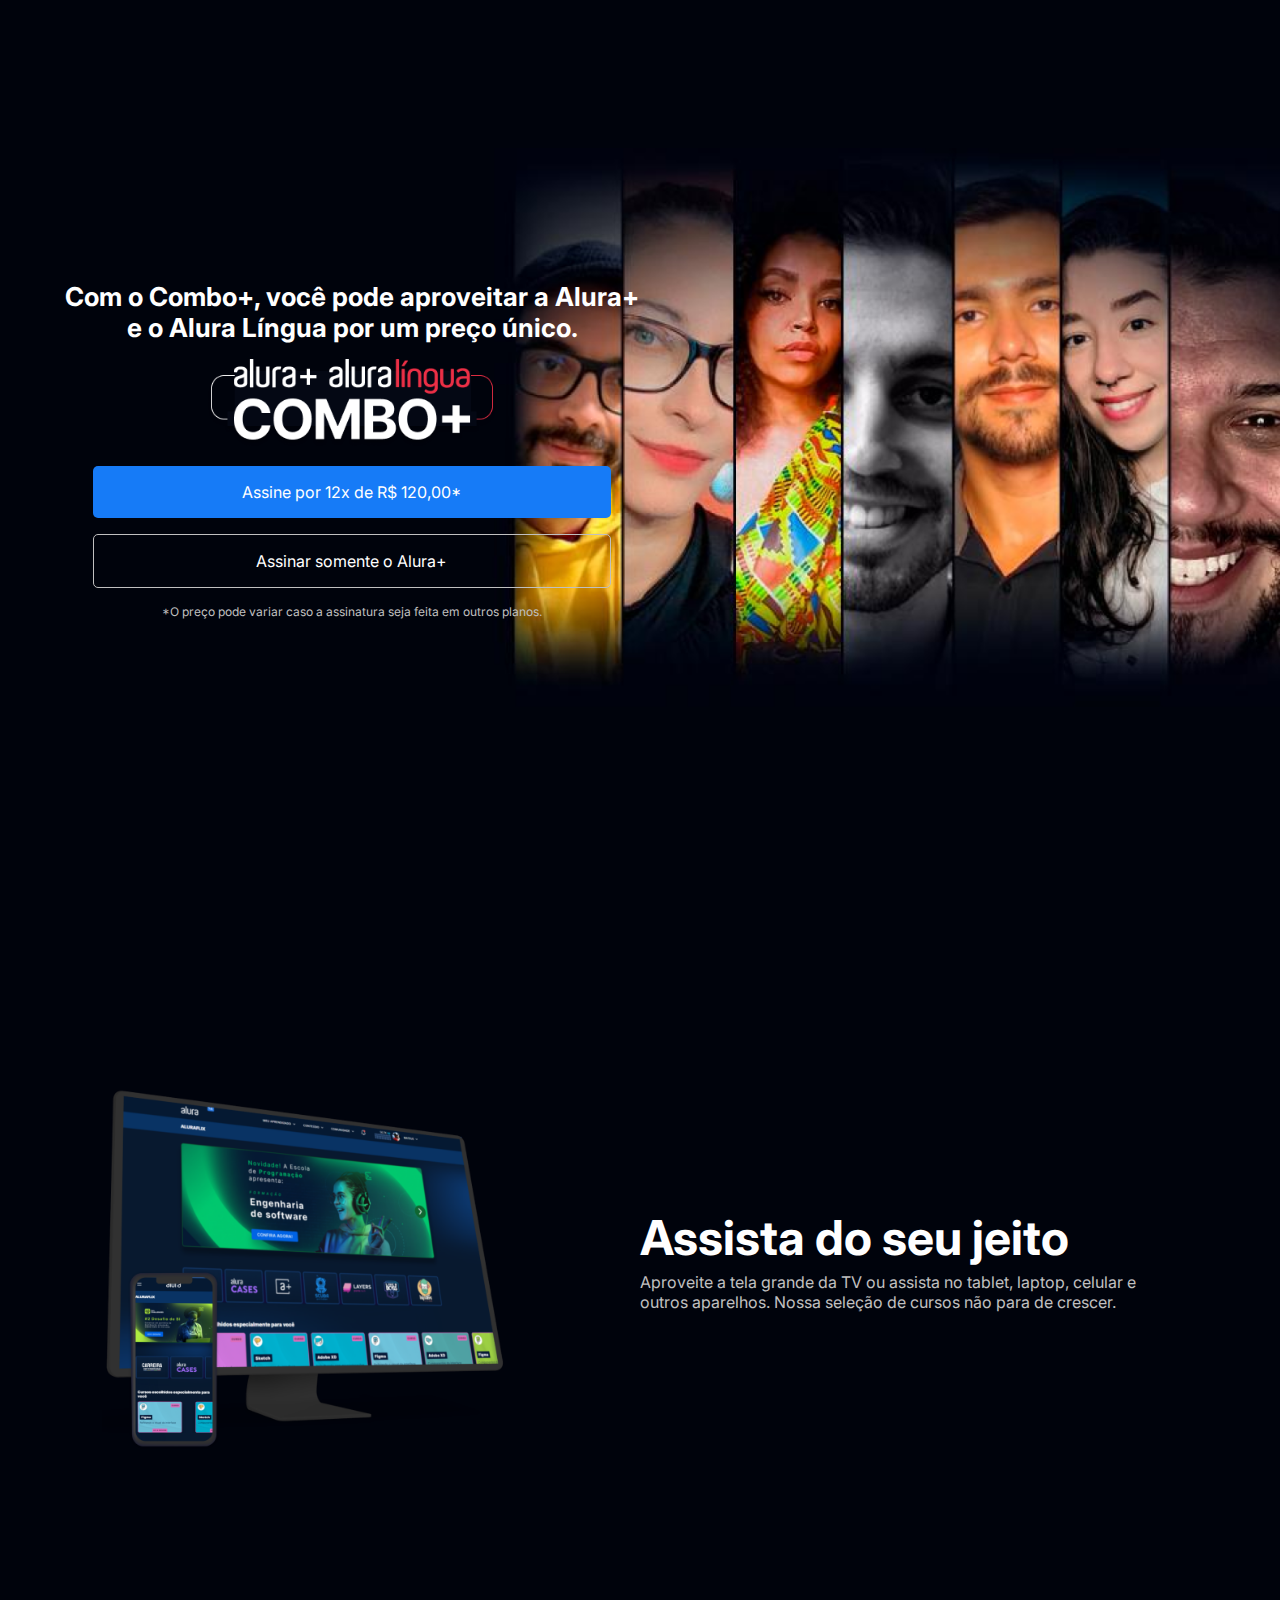
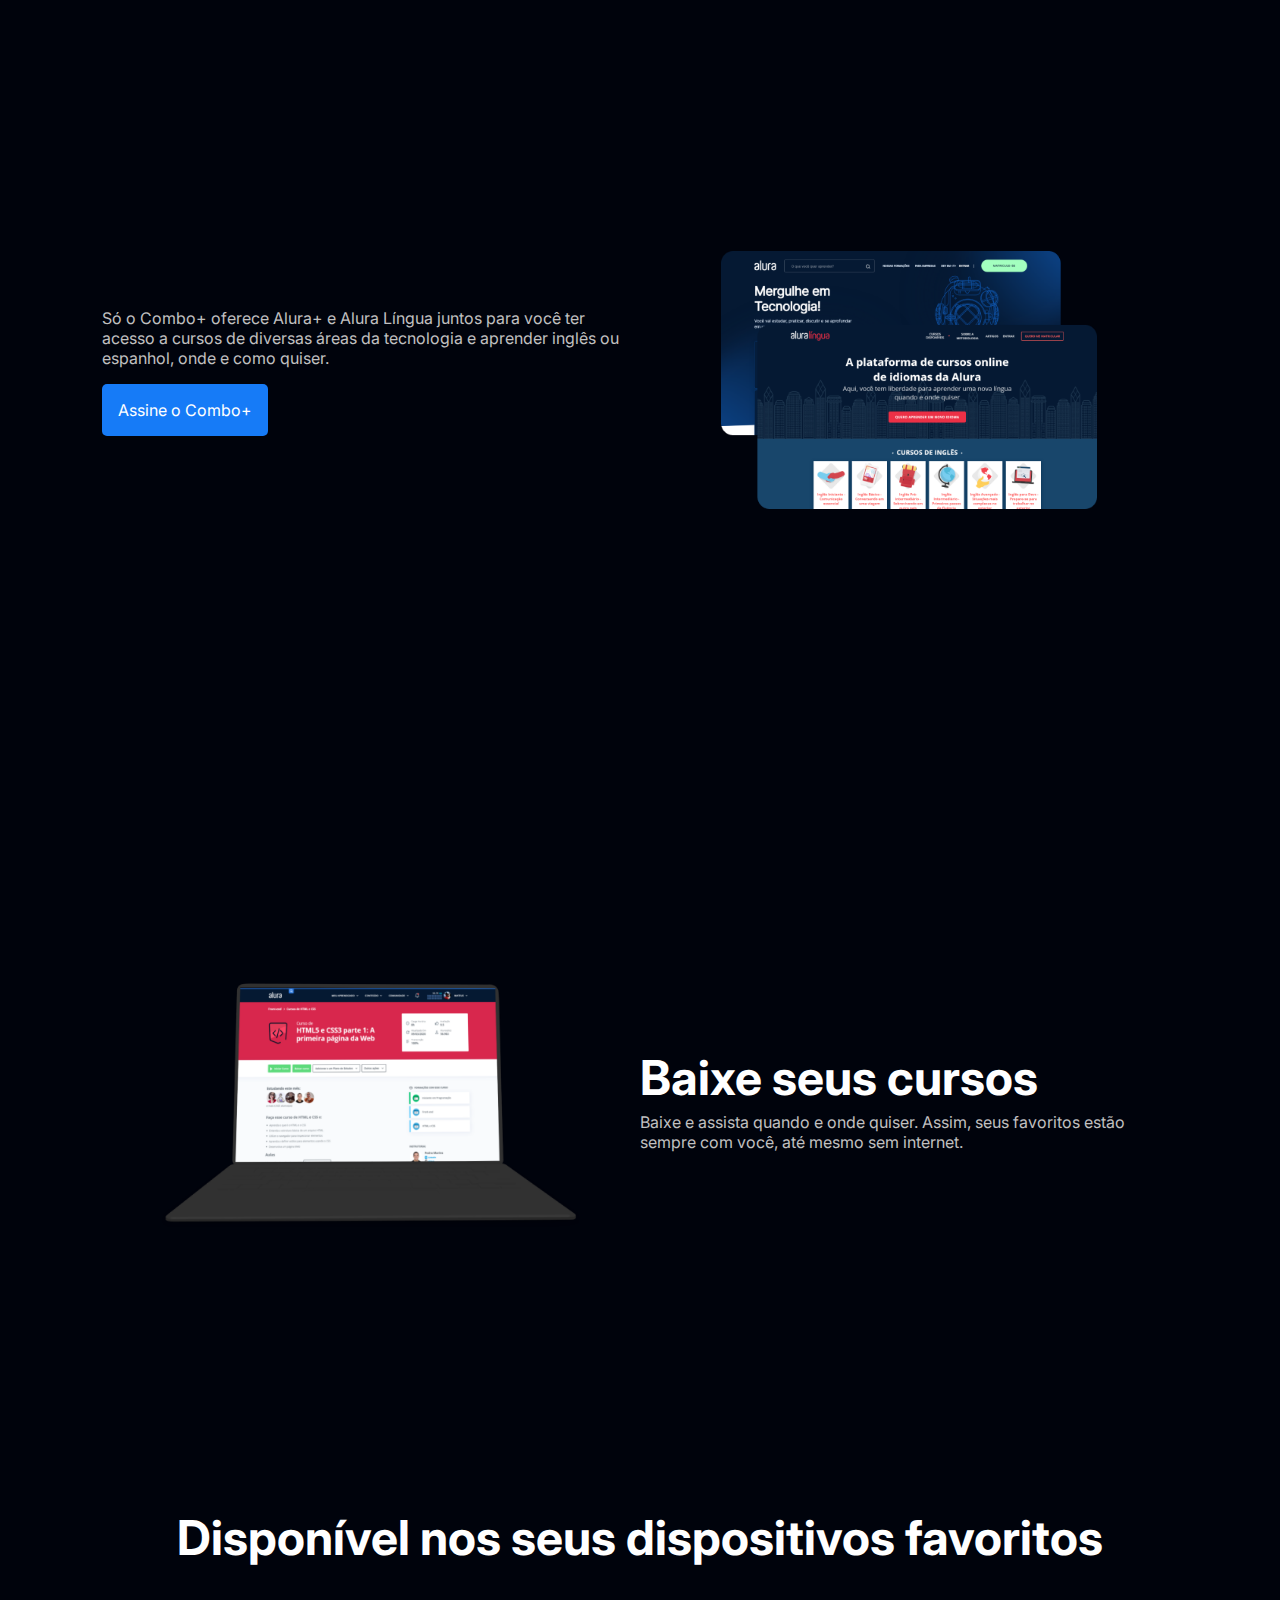
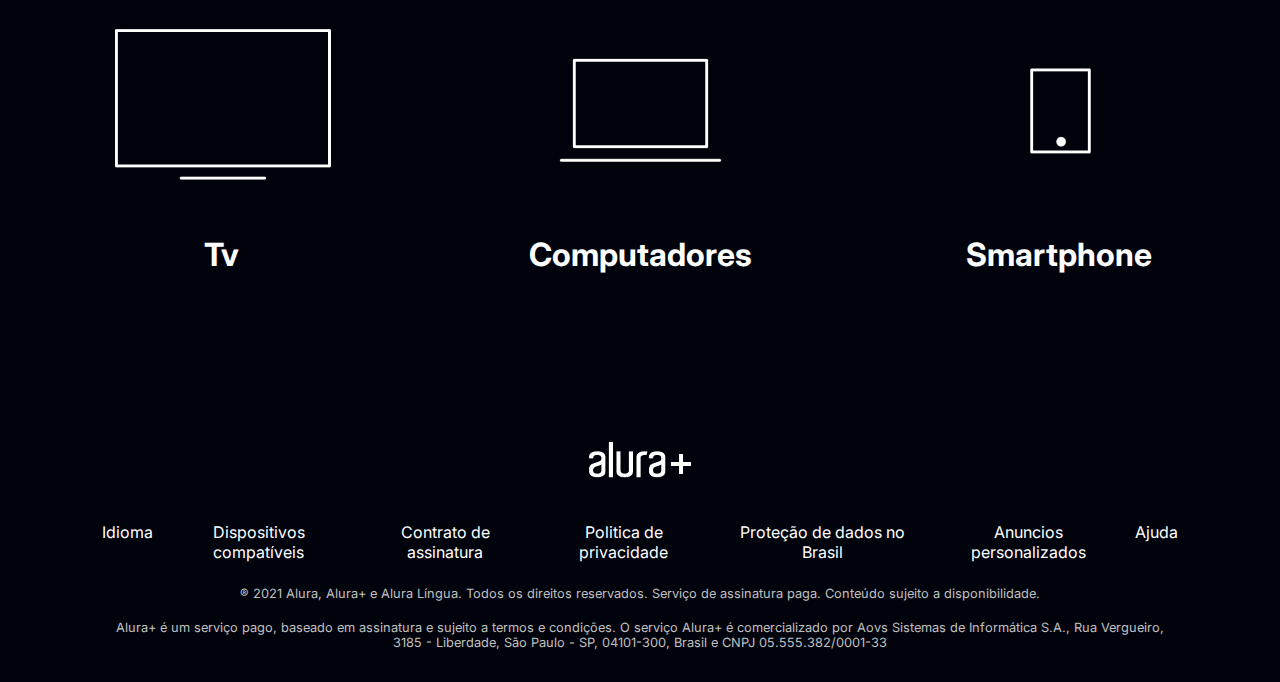
<file: index.html>
<!DOCTYPE html>
<html lang="pt-br">
<head>
    <meta charset="UTF-8">
    <meta name="viewport" content="width=device-width, initial-scale=1.0">
    <title>Alura Plus</title>
    <link rel="stylesheet" href="./assets/css/style.css">
    <link rel="preconnect" href="https://fonts.googleapis.com">
    <link rel="preconnect" href="https://fonts.gstatic.com" crossorigin>
    <link href="https://fonts.googleapis.com/css2?family=Inter:wght@400;700&display=swap" rel="stylesheet">
</head>
<body>
    <section class="container home-section">
        <div class="home-text-section">
            <h1 class="home-text-h1">Com o Combo+, você pode aproveitar a Alura+ e o Alura Língua por um preço único.</h1>
            <img class="home-text-img" src="./assets/images/Combo.png" alt="O combo plus é a assinatura que junta o Alura plus e o Alura lingua">
            <a href="#" class="btn-case blue-btn">Assine por 12x de R$ 120,00*</a>
            <a href="#" class="btn-case gray-btn">Assinar somente o Alura+</a>
            <p class="home-text-p">*O preço pode variar caso a assinatura seja feita em outros planos.</p>
        </div>
    </section>
    <section class="container second-section">
        <img class="second-section-img" src="./assets/images/Plataformas.png" alt="Um monitor e um celular com o alura plus rodando">
        <div class="second-section-text">
            <h1 class="bold-h1-title second-h1">Assista do seu jeito</h1>
            <p class="gray-description-p">Aproveite a tela grande da TV ou assista no tablet, laptop, celular e outros aparelhos. Nossa seleção de cursos não para de crescer.</p>
        </div>
    </section>
    <section class="container third-section">
        <div class="third-container-section">
            <p class="gray-description-p third-section-p">Só o Combo+ oferece Alura+ e Alura Língua juntos para você ter acesso a cursos de diversas áreas da tecnologia e aprender inglês ou espanhol, onde e como quiser.</p>
            <a href="#" class="btn-case blue-btn third-btn">Assine o Combo+</a>
        </div>
        <img class="third-section-img" src="./assets/images/Telas.png" alt="Paginas iniciais do alura lingua e o alura plus abertos">
    </section>
    <section class="container fourth-section">
        <img class="fourth-section-img" src="./assets/images/Notebook.png" alt="Um notebook acessando um curso da Alura plus">
        <div class="fourth-section-text">
            <h1 class="bold-h1-title third-h1">Baixe seus cursos</h1>
            <p class="gray-description-p">Baixe e assista quando e onde quiser. Assim, seus favoritos estão sempre com você, até mesmo sem internet.</p>
        </div>
    </section>
    <section class="devices">
        <h2 class="bold-h2-title">Disponível nos seus dispositivos favoritos</h2>
        <ul class="devices-list">
            <li>
                <img class="device-img" src="./assets/images/tv.png" alt="">
                <h3 class="devices-description">Tv</h3>
            </li>
            <li>
                <img class="device-img" src="./assets/images/computador.png" alt="">
                <h3 class="devices-description">Computadores</h3>
            </li>
            <li>
                <img class="device-img" src="./assets/images/celular.png" alt="">
                <h3 class="devices-description">Smartphone</h3>
            </li>
        </ul>
    </section>
    <section class="footer">
        <img src="./assets/images/Logo.png" alt="Logo da Alura" class="footer-img">
        <ul class="footer-list">
            <li class="footer-link"><a href="#">Idioma</a></li>
            <li class="footer-link"><a href="#">Dispositivos compatíveis</a></li>
            <li class="footer-link"><a href="#">Contrato de assinatura</a></li>
            <li class="footer-link"><a href="#">Politica de privacidade</a></li>
            <li class="footer-link"><a href="#">Proteção de dados no Brasil</a></li>
            <li class="footer-link"><a href="#">Anuncios personalizados</a></li>
            <li class="footer-link"><a href="#">Ajuda</a></li>
        </ul>
        <p class="footer-description">
            ® 2021 Alura, Alura+ e Alura Língua. Todos os direitos reservados. Serviço de assinatura paga. Conteúdo sujeito a disponibilidade.
        </p>
        <p class="footer-description">
            Alura+ é um serviço pago, baseado em assinatura e sujeito a termos e condições. O serviço Alura+ é comercializado por Aovs Sistemas de Informática S.A., Rua Vergueiro, 3185 - Liberdade, São Paulo - SP, 04101-300, Brasil e CNPJ 05.555.382/0001-33
        </p>
    </section>
</body>
</html>
</file>
<file: assets/css/style.css>
:root {
    --Background-color: #00030C;
    --Primary-white: #FFFFFF;
    --Primary-blue: #167BF7;
    --Primary-red: #EC2F46;
    --Primary-gray: #C0C0C0;
    --Secondary-white: #F9F9F9;
    --Blue-btn-hover: #003576;
    --Gray-btn-hover: #9d9d9d;
    
    --Font-inter: 'Inter', sans-serif;
}

* {
    margin: 0;
    padding: 0;
    box-sizing: border-box;
}

::-webkit-scrollbar {
    width: 1px;
}

body {
    background-color: var(--Background-color);
    color: var(--Primary-white);
    font-family: var(--Font-inter);
    font-size: 16px;
    overflow-x: hidden;
}

.container {
    height: 80vh;
    width: 100vw;
    display: grid;
    grid-template-columns: 50% 50%;
    grid-template-rows: 100%;
}

.bold-h1-title {
    color: var(--Primary-white);
    font-size: 48px;
    font-weight: 700;
}

.bold-h2-title {
    color: var(--Primary-white);
    font-size: 48px;
    font-weight: 700;
}

.gray-description-p {
    color: var(--Primary-gray);
    font-size: 1em;
}

.btn-case {
    display: block;
    border-radius: 5px;
    color: var(--Primary-white);
    text-align: center;
    text-decoration: none;
    padding: 1em 1em;
    transition: .5s;
}

.home-section {
    background-image: url("../images/Background.png");
    background-position: right;
    background-repeat: no-repeat;
    background-size: contain;
    align-items: center;
    height: 100vh;
    padding: 0 5%;
    text-align: center;
}

.home-text-h1 {
    font-size: 26px;
}

.home-text-img {
    margin-top: 1em;
    width: 50%;
}

.btn-case.blue-btn {
    background-color: var(--Primary-blue);
    margin: 1em auto;
    max-width: 90%;
}

.btn-case.gray-btn {
    background-color: transparent;
    border: 1px solid var(--Primary-gray);
    margin: 1em auto;
    max-width: 90%;
}

.btn-case.blue-btn:hover {
    background-color: var(--Blue-btn-hover);
}

.btn-case.gray-btn:hover {
    background-color: var(--Gray-btn-hover);
}

.home-text-p {
    color: var(--Primary-gray);
    font-size: 12px;
}

.second-section {
    align-items: center;
    padding: 0 8%;
}

.second-section-img {
    width: 75%;
}

.second-h1 {
    margin-bottom: 0.1em;
}

.third-section {
    align-items: center;
    padding: 0 8%;
}

.third-btn {
    display: inline-block;
}

.third-section-img {
    display: block;
    margin: 0 auto;
    width: 70%;
}

.fourth-section {
    align-items: center;
    padding: 0 8%;
}

.third-h1 {
    margin-bottom: 0.1em;
}

.fourth-section-img {
    display: block;
    margin: 0 auto;
    width: 80%;
}

.devices {
    text-align: center;
    padding: 3em 0;
}

.devices-list {
    display: flex;
    gap: 5em;
    list-style: none;
    justify-content: center;
    padding: 2.5em 0;
}

.device-img {
    width: 100%;
}

.devices-description {
    color: var(--Primary-white);
    font-size: 32px;
    font-weight: 700;
    padding-top: 1em;
}

.footer {
    text-align: center;
    padding: 5em 8% 2em;
}

.footer-img {
    margin-bottom: 2.5em;
}

.footer-list {
    display: flex;
    gap: 1em;
    justify-content: center;
    list-style: none;
    margin-bottom: 1.5em;
}

.footer-link > a {
    color: var(--Primary-white);
    font-size: 1em;
    text-decoration: none;
    transition: color ;
}

.footer-link > a:hover {
    color: var(--Primary-gray); 
}

.footer-link > a:active {
    color: var(--Primary-blue); 
}

.footer-description {
    color: var(--Primary-gray);
    font-size: .8em;
}

.footer-description:first-of-type {
    margin-bottom: 1.5em;
}
</file>
